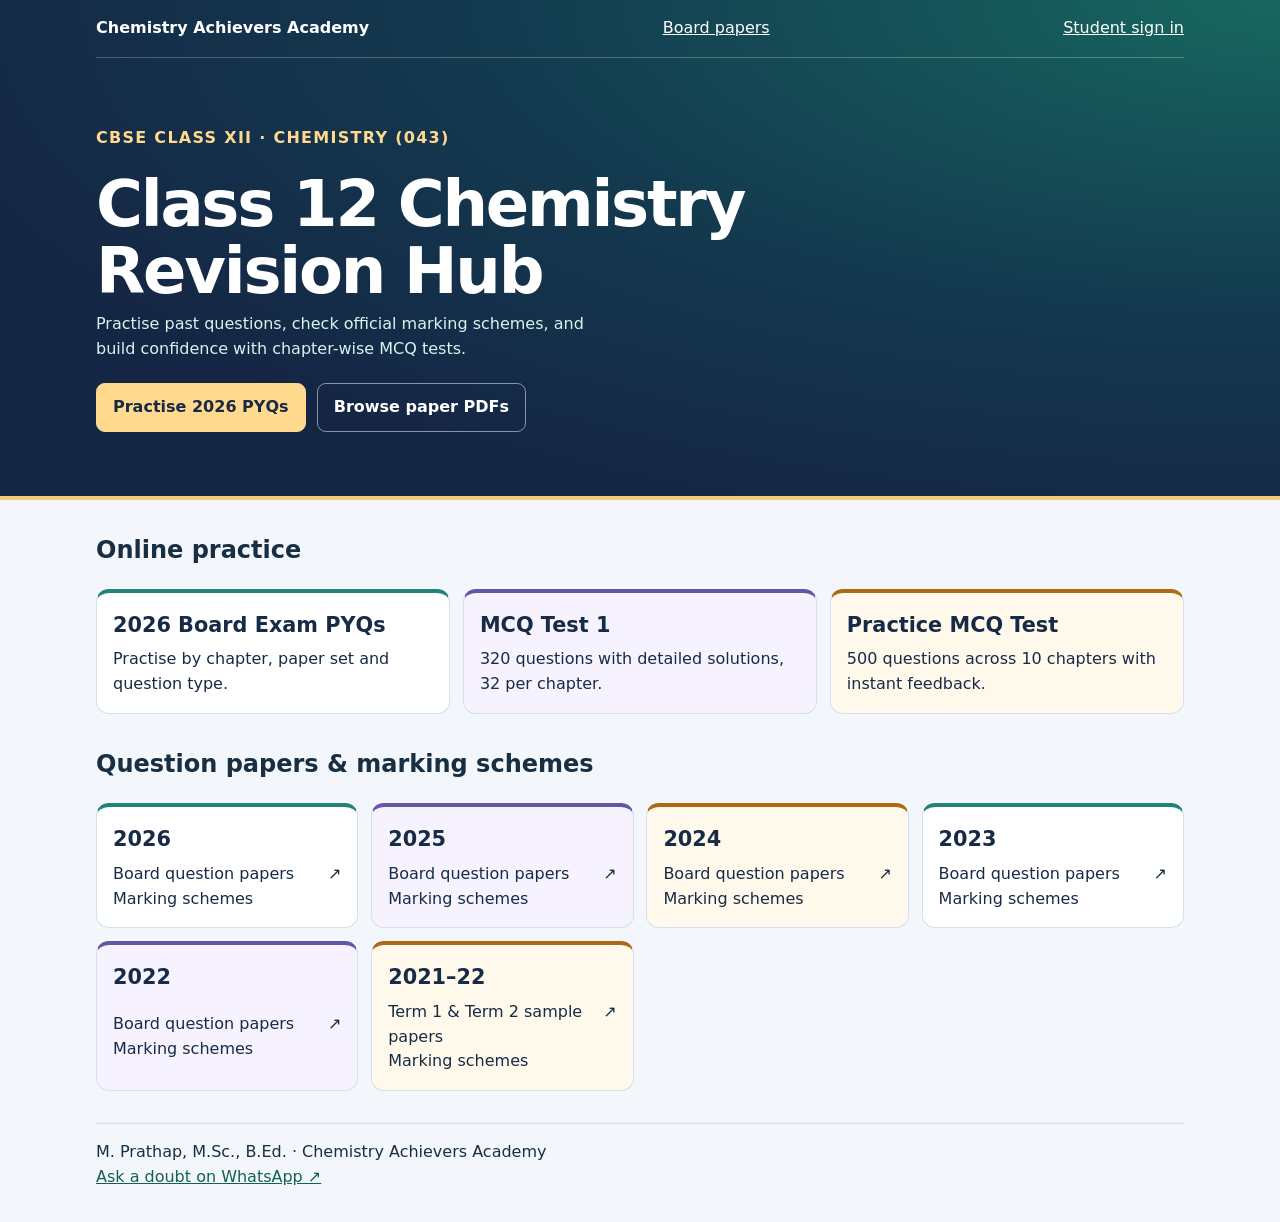
<file: index.html>
<!doctype html>
<html lang="en">
<head>
<meta charset="utf-8">
<meta name="viewport" content="width=device-width, initial-scale=1">
<meta name="description" content="CBSE Class 12 Chemistry board papers, marking schemes and interactive chapter practice.">
<title>CBSE Class 12 Chemistry | Chemistry Achievers Academy</title>
<link rel="stylesheet" href="./site.css">
<script src="./home.js" defer></script>
</head>
<body class="academy-home">
<header><div class="wrap">
<nav aria-label="Academy navigation"><strong>Chemistry Achievers Academy</strong><a href="#board-papers">Board papers</a><a href="./account.html">Student sign in</a></nav>
<div class="academy-hero">
<p>CBSE CLASS XII · CHEMISTRY (043)</p>
<h1>Class 12 Chemistry Revision Hub</h1>
<p>Practise past questions, check official marking schemes, and build confidence with chapter-wise MCQ tests.</p>
<div class="hero-actions"><a href="./board-2026.html">Practise 2026 PYQs</a><a href="#board-papers">Browse paper PDFs</a></div>
</div></div></header>
<main class="wrap">
<section aria-labelledby="practice-heading">
<h2 id="practice-heading">Online practice</h2>
<div class="academy-grid">
<a class="resource-card" href="./board-2026.html"><strong>2026 Board Exam PYQs</strong><span>Practise by chapter, paper set and question type.</span></a>
<a class="resource-card" href="./mcq-test-1.html"><strong>MCQ Test 1</strong><span>320 questions with detailed solutions, 32 per chapter.</span></a>
<a class="resource-card" href="./practice.html"><strong>Practice MCQ Test</strong><span>500 questions across 10 chapters with instant feedback.</span></a>
</div></section>
<section id="board-papers" aria-labelledby="papers-heading">
<h2 id="papers-heading">Question papers &amp; marking schemes</h2>
<div class="academy-grid"><a class="year-card" href="./papers.html"><strong>2026</strong><span>Board question papers<br>Marking schemes</span><span aria-hidden="true">↗</span></a>
<a class="year-card" href="./papers-2025.html"><strong>2025</strong><span>Board question papers<br>Marking schemes</span><span aria-hidden="true">↗</span></a>
<a class="year-card" href="./papers-2024.html"><strong>2024</strong><span>Board question papers<br>Marking schemes</span><span aria-hidden="true">↗</span></a>
<a class="year-card" href="./papers-2023.html"><strong>2023</strong><span>Board question papers<br>Marking schemes</span><span aria-hidden="true">↗</span></a>
<a class="year-card" href="./papers-2022.html"><strong>2022</strong><span>Board question papers<br>Marking schemes</span><span aria-hidden="true">↗</span></a>
<a class="year-card" href="./papers-2021.html"><strong>2021–22</strong><span>Term 1 &amp; Term 2 sample papers<br>Marking schemes</span><span aria-hidden="true">↗</span></a></div>
</section></main>
<footer class="wrap"><p>M. Prathap, M.Sc., B.Ed. · Chemistry Achievers Academy</p><a href="https://wa.me/919677795536">Ask a doubt on WhatsApp ↗</a></footer>
</body></html>
</file>
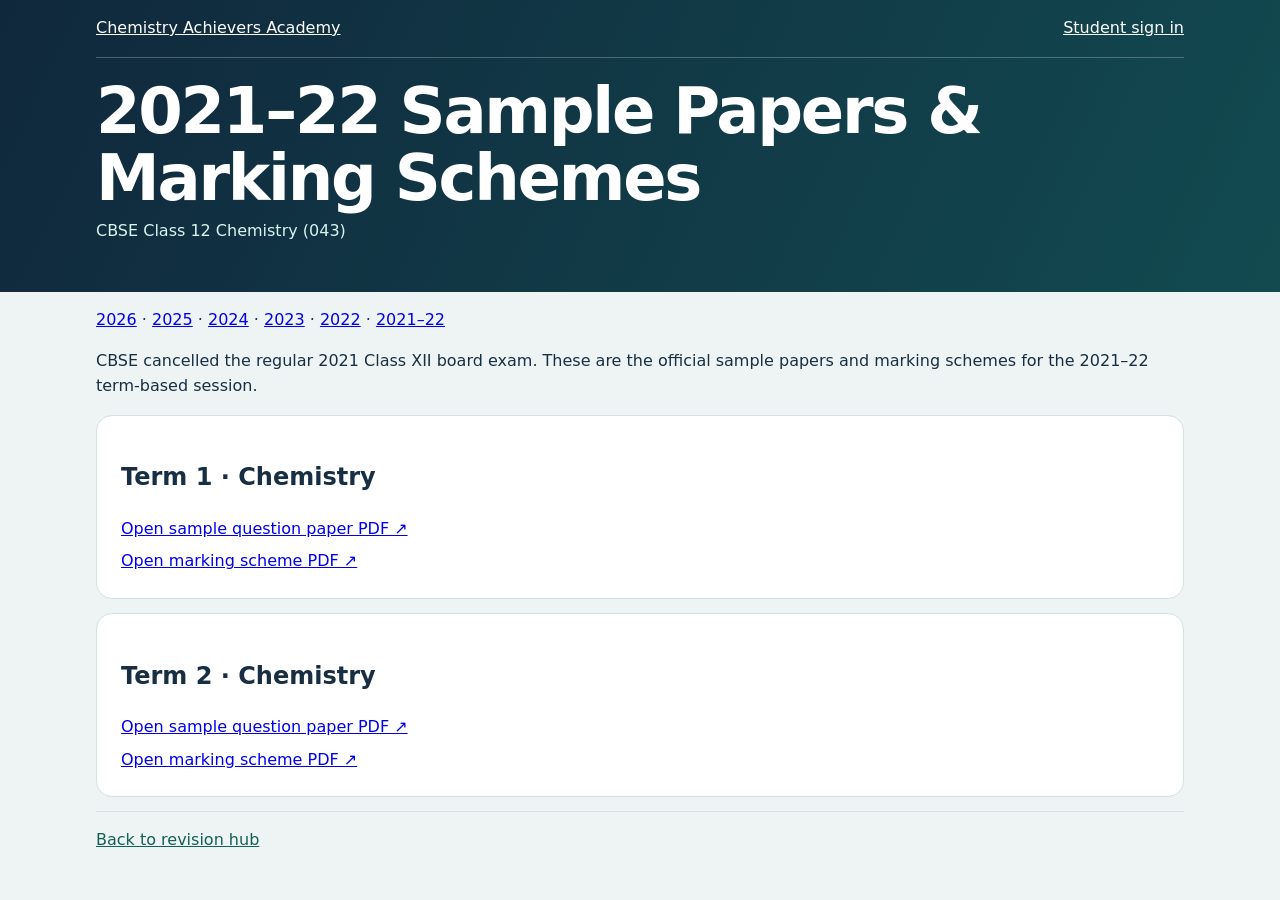
<file: papers-2021.html>
<!doctype html>
<html lang="en">
<head>
<meta charset="utf-8">
<meta name="viewport" content="width=device-width, initial-scale=1">
<title>2021–22 Sample Papers &amp; Marking Schemes | Chemistry Achievers Academy</title>
<link rel="stylesheet" href="./site.css">
</head>
<body>
<header><div class="wrap">
<nav aria-label="Academy links"><a href="./">Chemistry Achievers Academy</a><a href="./account.html">Student sign in</a></nav>
<h1>2021–22 Sample Papers &amp; Marking Schemes</h1>
<p>CBSE Class 12 Chemistry (043)</p>
</div></header>
<main class="wrap">
<nav class="paper-list" aria-label="Paper years"><div class="links"><a href="./papers.html">2026</a> · <a href="./papers-2025.html">2025</a> · <a href="./papers-2024.html">2024</a> · <a href="./papers-2023.html">2023</a> · <a href="./papers-2022.html">2022</a> · <a href="./papers-2021.html" aria-current="page">2021–22</a></div></nav>
<p>CBSE cancelled the regular 2021 Class XII board exam. These are the official sample papers and marking schemes for the 2021–22 term-based session.</p>
<article class="card"><h2>Term 1 · Chemistry</h2><div class="paper-links">
<a href="https://cbseacademic.nic.in/web_material/SQP/ClassXII_2021_22/Chemistry-SQP.pdf">Open sample question paper PDF ↗</a>
<a href="https://cbseacademic.nic.in/web_material/SQP/ClassXII_2021_22/Chemistry-MS.pdf">Open marking scheme PDF ↗</a>
</div></article>
<article class="card"><h2>Term 2 · Chemistry</h2><div class="paper-links">
<a href="https://cbseacademic.nic.in/web_material/SQP/ClassXII_2021_22/Chemistry-SQP_Term2.pdf">Open sample question paper PDF ↗</a>
<a href="https://cbseacademic.nic.in/web_material/SQP/ClassXII_2021_22/Chemistry-MS_Term2.pdf">Open marking scheme PDF ↗</a>
</div></article>
</main>
<footer class="wrap"><a href="./">Back to revision hub</a></footer>
</body>
</html>
</file>
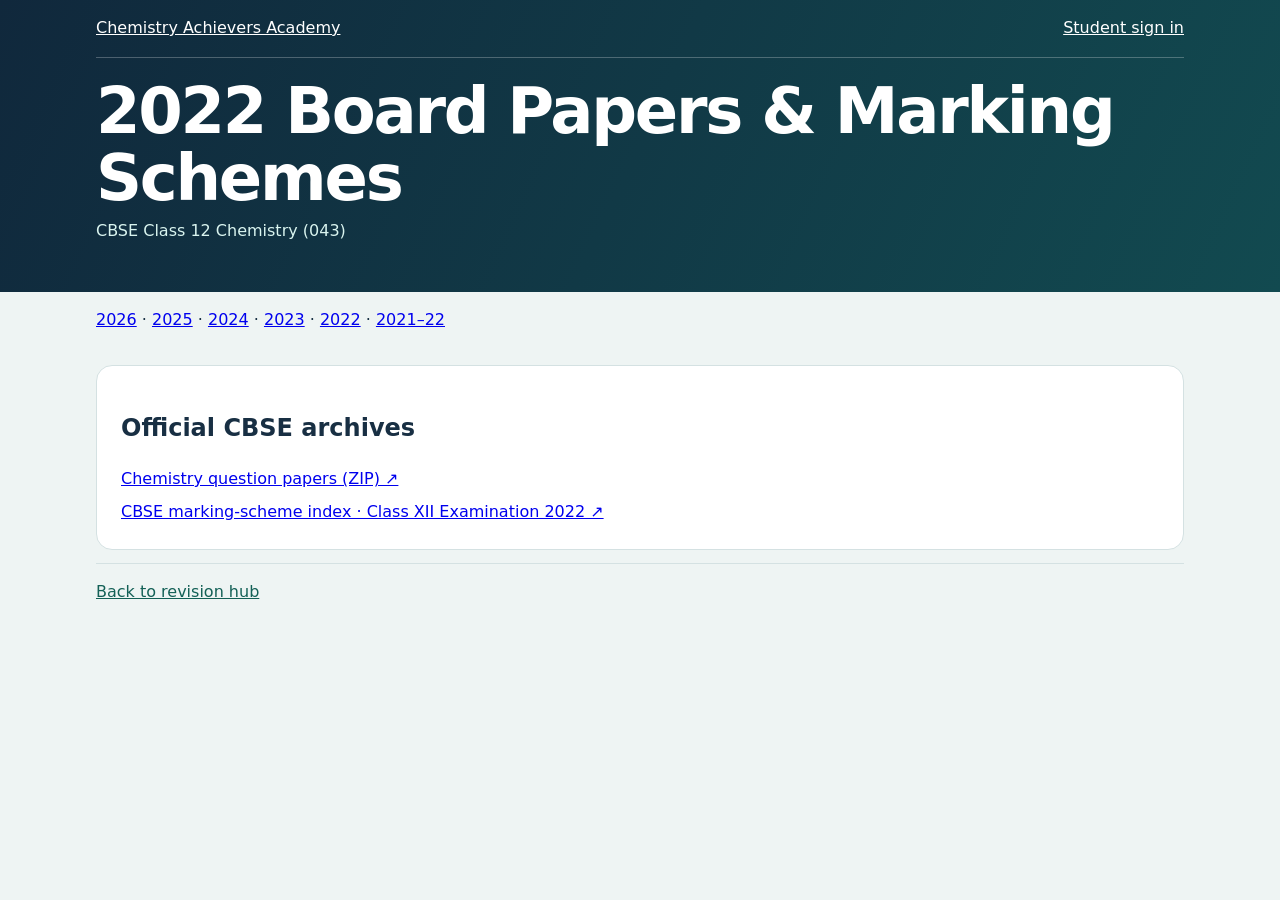
<file: papers-2022.html>
<!doctype html>
<html lang="en">
<head>
<meta charset="utf-8">
<meta name="viewport" content="width=device-width, initial-scale=1">
<title>2022 Board Papers &amp; Marking Schemes | Chemistry Achievers Academy</title>
<link rel="stylesheet" href="./site.css">
</head>
<body>
<header><div class="wrap">
<nav aria-label="Academy links"><a href="./">Chemistry Achievers Academy</a><a href="./account.html">Student sign in</a></nav>
<h1>2022 Board Papers &amp; Marking Schemes</h1>
<p>CBSE Class 12 Chemistry (043)</p>
</div></header>
<main class="wrap">
<nav class="paper-list" aria-label="Paper years"><div class="links"><a href="./papers.html">2026</a> · <a href="./papers-2025.html">2025</a> · <a href="./papers-2024.html">2024</a> · <a href="./papers-2023.html">2023</a> · <a href="./papers-2022.html" aria-current="page">2022</a> · <a href="./papers-2021.html">2021–22</a></div></nav>

<div class="paper-list"><!-- Set cards --></div>
<section class="card"><h2>Official CBSE archives</h2><div class="paper-links">
<a href="https://www.cbse.gov.in/cbsenew/question-paper/2022/XII/Chemistry.zip">Chemistry question papers (ZIP) ↗</a>
<a href="https://www.cbse.gov.in/cbsenew/marking-scheme.html">CBSE marking-scheme index · Class XII Examination 2022 ↗</a>
<!-- Additional archive -->
</div></section>
</main>
<footer class="wrap"><a href="./">Back to revision hub</a></footer>
</body>
</html>
</file>
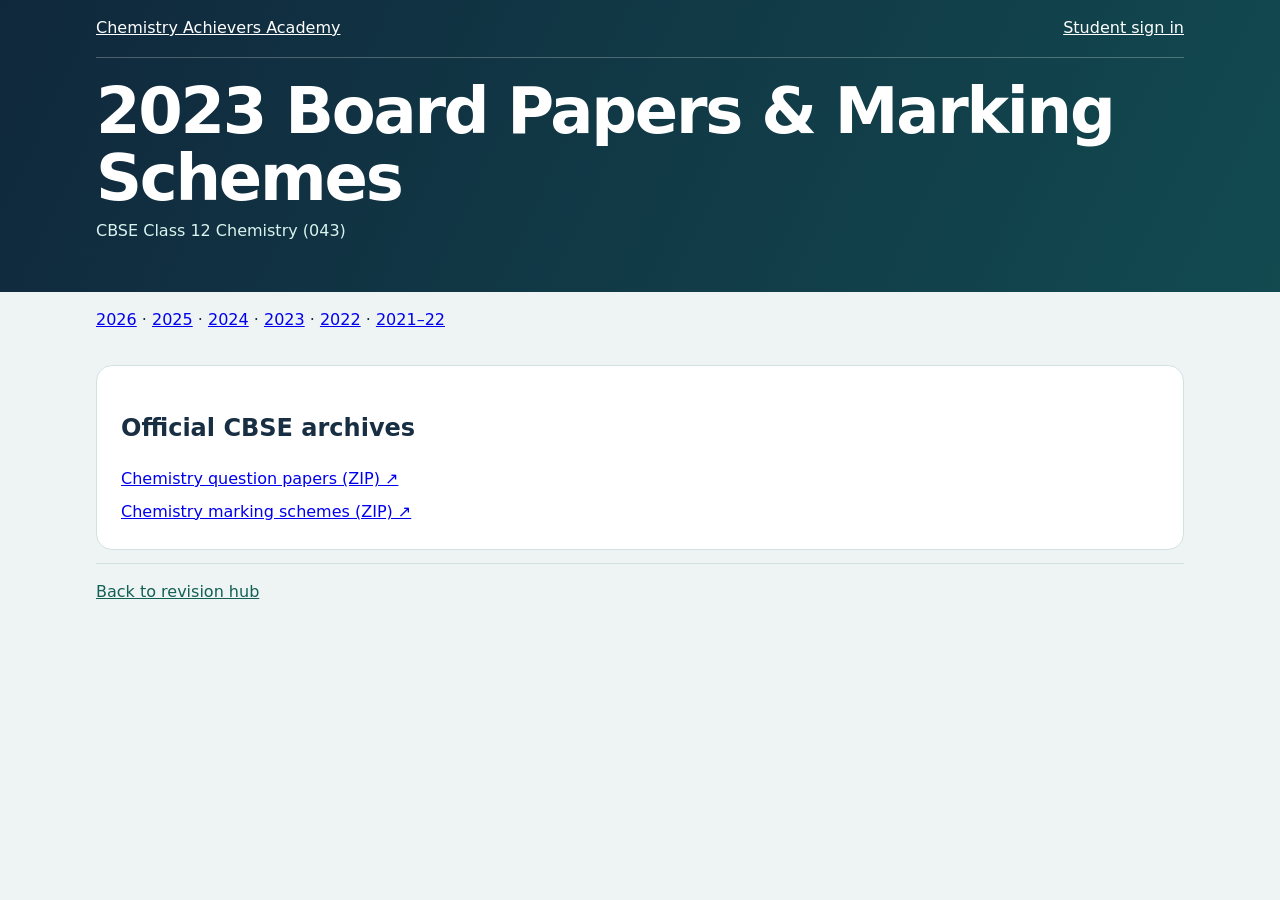
<file: papers-2023.html>
<!doctype html>
<html lang="en">
<head>
<meta charset="utf-8">
<meta name="viewport" content="width=device-width, initial-scale=1">
<title>2023 Board Papers &amp; Marking Schemes | Chemistry Achievers Academy</title>
<link rel="stylesheet" href="./site.css">
</head>
<body>
<header><div class="wrap">
<nav aria-label="Academy links"><a href="./">Chemistry Achievers Academy</a><a href="./account.html">Student sign in</a></nav>
<h1>2023 Board Papers &amp; Marking Schemes</h1>
<p>CBSE Class 12 Chemistry (043)</p>
</div></header>
<main class="wrap">
<nav class="paper-list" aria-label="Paper years"><div class="links"><a href="./papers.html">2026</a> · <a href="./papers-2025.html">2025</a> · <a href="./papers-2024.html">2024</a> · <a href="./papers-2023.html" aria-current="page">2023</a> · <a href="./papers-2022.html">2022</a> · <a href="./papers-2021.html">2021–22</a></div></nav>

<div class="paper-list"><!-- Set cards --></div>
<section class="card"><h2>Official CBSE archives</h2><div class="paper-links">
<a href="https://www.cbse.gov.in/cbsenew/question-paper/2023/XII/CHEMISTRY.zip">Chemistry question papers (ZIP) ↗</a>
<a href="https://www.cbse.gov.in/cbsenew/marking-scheme/2023/XII/Chemistry.zip">Chemistry marking schemes (ZIP) ↗</a>
<!-- Additional archive -->
</div></section>
</main>
<footer class="wrap"><a href="./">Back to revision hub</a></footer>
</body>
</html>
</file>
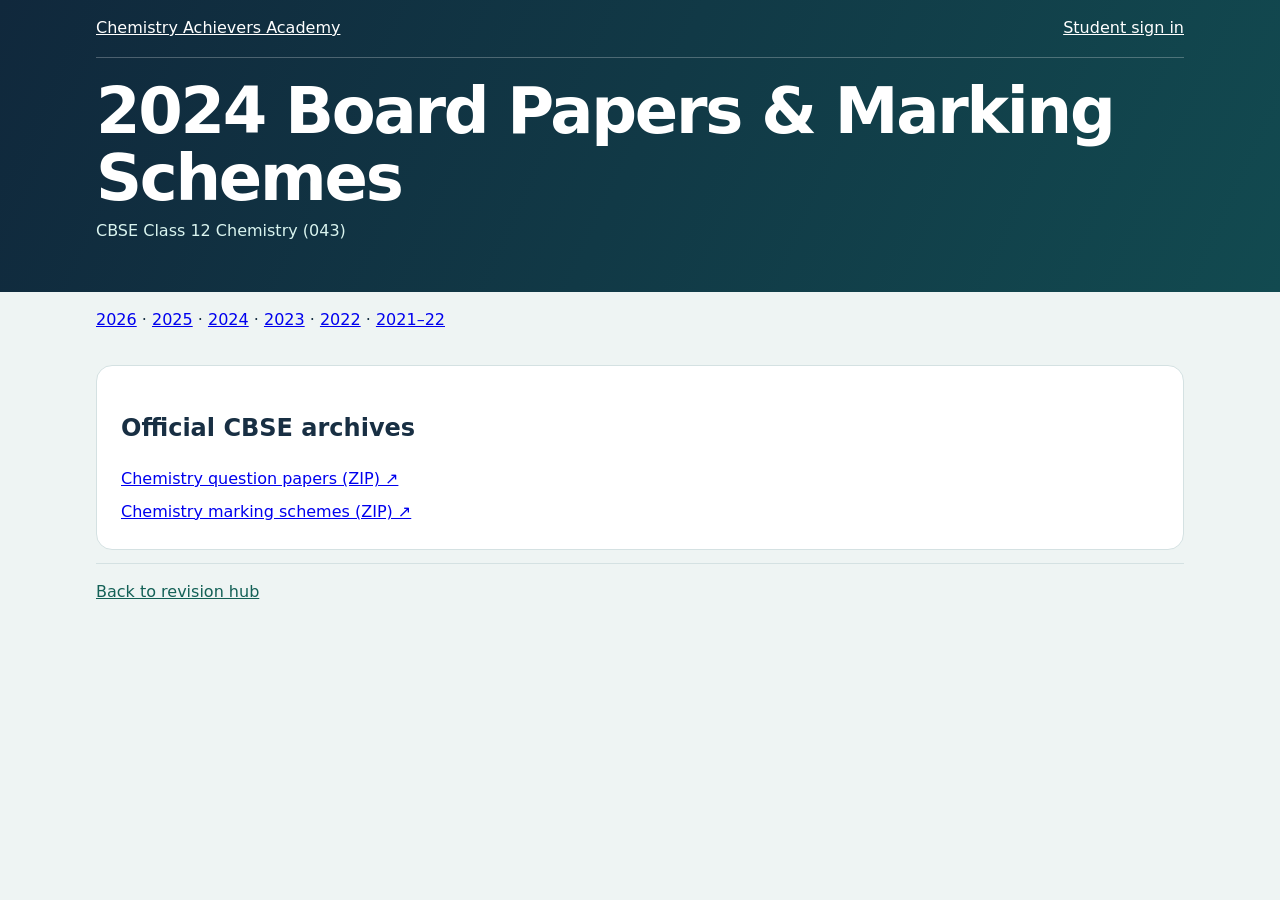
<file: papers-2024.html>
<!doctype html>
<html lang="en">
<head>
<meta charset="utf-8">
<meta name="viewport" content="width=device-width, initial-scale=1">
<title>2024 Board Papers &amp; Marking Schemes | Chemistry Achievers Academy</title>
<link rel="stylesheet" href="./site.css">
</head>
<body>
<header><div class="wrap">
<nav aria-label="Academy links"><a href="./">Chemistry Achievers Academy</a><a href="./account.html">Student sign in</a></nav>
<h1>2024 Board Papers &amp; Marking Schemes</h1>
<p>CBSE Class 12 Chemistry (043)</p>
</div></header>
<main class="wrap">
<nav class="paper-list" aria-label="Paper years"><div class="links"><a href="./papers.html">2026</a> · <a href="./papers-2025.html">2025</a> · <a href="./papers-2024.html" aria-current="page">2024</a> · <a href="./papers-2023.html">2023</a> · <a href="./papers-2022.html">2022</a> · <a href="./papers-2021.html">2021–22</a></div></nav>

<div class="paper-list"><!-- Set cards --></div>
<section class="card"><h2>Official CBSE archives</h2><div class="paper-links">
<a href="https://www.cbse.gov.in/cbsenew/question-paper/2024/XII/CHEMISTRY.zip">Chemistry question papers (ZIP) ↗</a>
<a href="https://www.cbse.gov.in/cbsenew/marking-scheme/2024/XII/Chemistry.zip">Chemistry marking schemes (ZIP) ↗</a>
<!-- Additional archive -->
</div></section>
</main>
<footer class="wrap"><a href="./">Back to revision hub</a></footer>
</body>
</html>
</file>
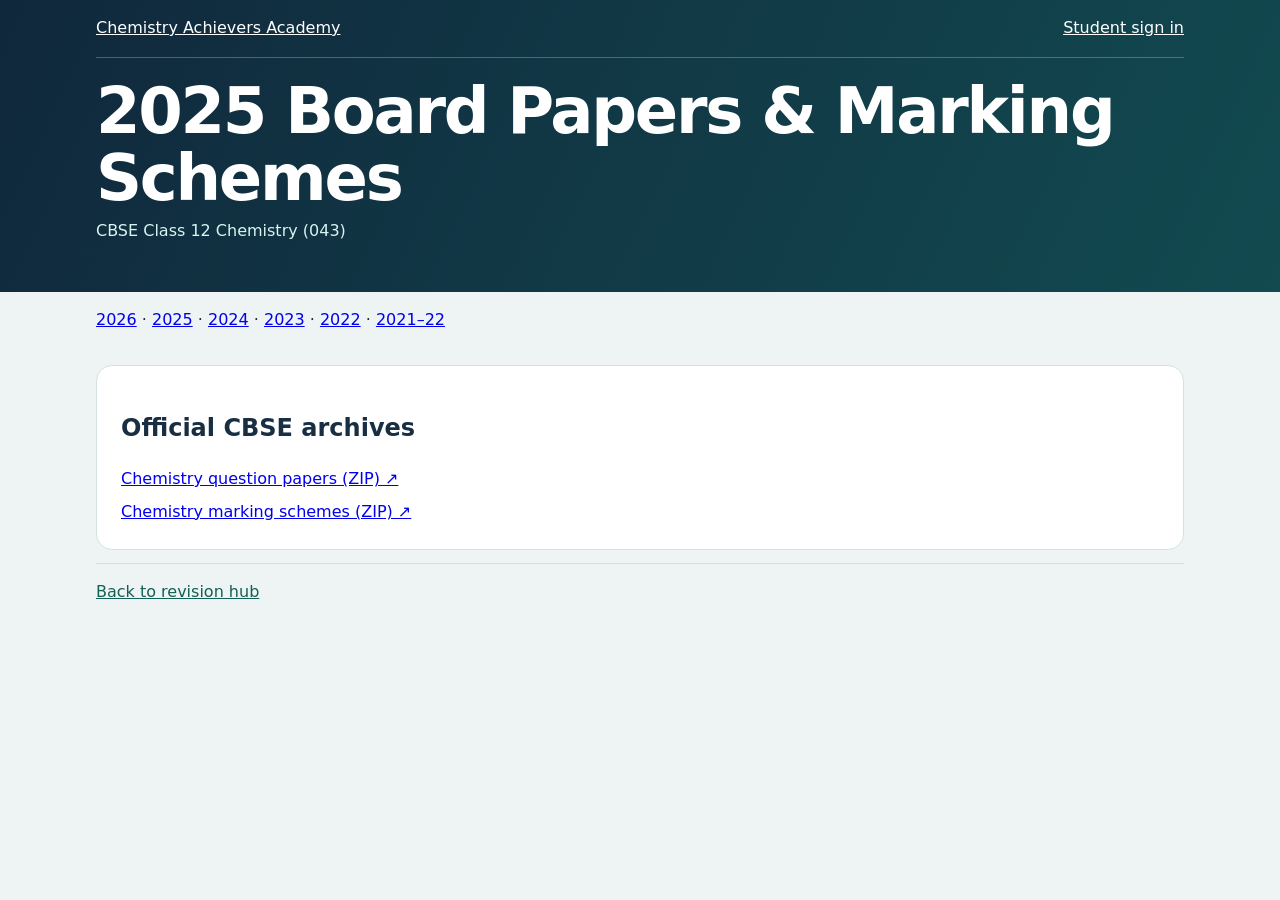
<file: papers-2025.html>
<!doctype html>
<html lang="en">
<head>
<meta charset="utf-8">
<meta name="viewport" content="width=device-width, initial-scale=1">
<title>2025 Board Papers &amp; Marking Schemes | Chemistry Achievers Academy</title>
<link rel="stylesheet" href="./site.css">
</head>
<body>
<header><div class="wrap">
<nav aria-label="Academy links"><a href="./">Chemistry Achievers Academy</a><a href="./account.html">Student sign in</a></nav>
<h1>2025 Board Papers &amp; Marking Schemes</h1>
<p>CBSE Class 12 Chemistry (043)</p>
</div></header>
<main class="wrap">
<nav class="paper-list" aria-label="Paper years"><div class="links"><a href="./papers.html">2026</a> · <a href="./papers-2025.html" aria-current="page">2025</a> · <a href="./papers-2024.html">2024</a> · <a href="./papers-2023.html">2023</a> · <a href="./papers-2022.html">2022</a> · <a href="./papers-2021.html">2021–22</a></div></nav>

<div class="paper-list"><!-- Set cards --></div>
<section class="card"><h2>Official CBSE archives</h2><div class="paper-links">
<a href="https://www.cbse.gov.in/cbsenew/question-paper/2025/XII/CHEMISTRY.zip">Chemistry question papers (ZIP) ↗</a>
<a href="https://www.cbse.gov.in/cbsenew/marking-scheme/2025/XII/Chemistry.zip">Chemistry marking schemes (ZIP) ↗</a>
<!-- Additional archive -->
</div></section>
</main>
<footer class="wrap"><a href="./">Back to revision hub</a></footer>
</body>
</html>
</file>
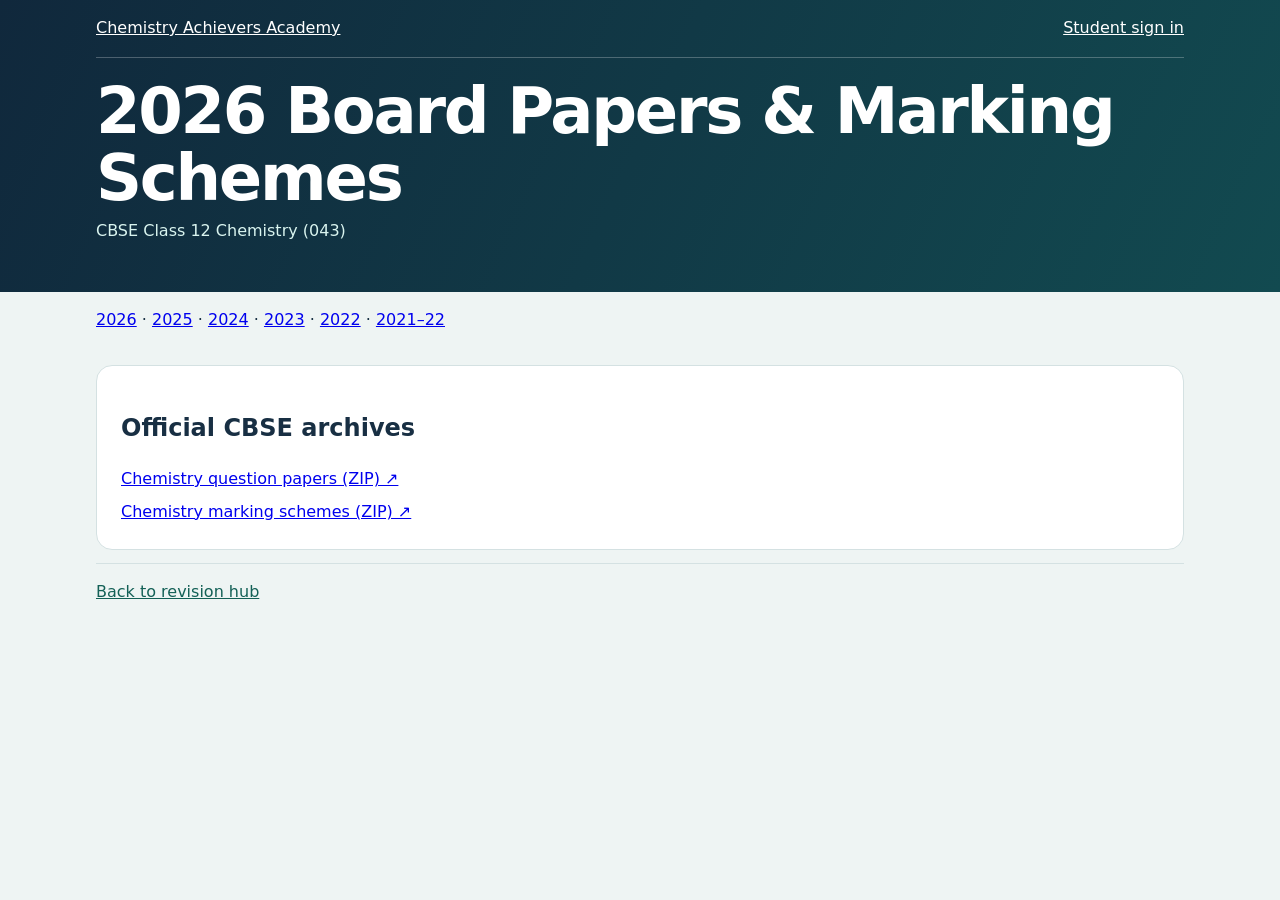
<file: papers.html>
<!doctype html>
<html lang="en">
<head>
<meta charset="utf-8">
<meta name="viewport" content="width=device-width, initial-scale=1">
<title>2026 Board Papers &amp; Marking Schemes | Chemistry Achievers Academy</title>
<link rel="stylesheet" href="./site.css">
</head>
<body>
<header><div class="wrap">
<nav aria-label="Academy links"><a href="./">Chemistry Achievers Academy</a><a href="./account.html">Student sign in</a></nav>
<h1>2026 Board Papers &amp; Marking Schemes</h1>
<p>CBSE Class 12 Chemistry (043)</p>
</div></header>
<main class="wrap">
<nav class="paper-list" aria-label="Paper years"><div class="links"><a href="./papers.html" aria-current="page">2026</a> · <a href="./papers-2025.html">2025</a> · <a href="./papers-2024.html">2024</a> · <a href="./papers-2023.html">2023</a> · <a href="./papers-2022.html">2022</a> · <a href="./papers-2021.html">2021–22</a></div></nav>

<div class="paper-list"><!-- Set cards --></div>
<section class="card"><h2>Official CBSE archives</h2><div class="paper-links">
<a href="https://www.cbse.gov.in/cbsenew/question-paper/2026/XII/Chemistry.zip">Chemistry question papers (ZIP) ↗</a>
<a href="https://www.cbse.gov.in/cbsenew/marking-scheme/2026/XII/Chemistry.zip">Chemistry marking schemes (ZIP) ↗</a>
<!-- Additional archive -->
</div></section>
</main>
<footer class="wrap"><a href="./">Back to revision hub</a></footer>
</body>
</html>
</file>
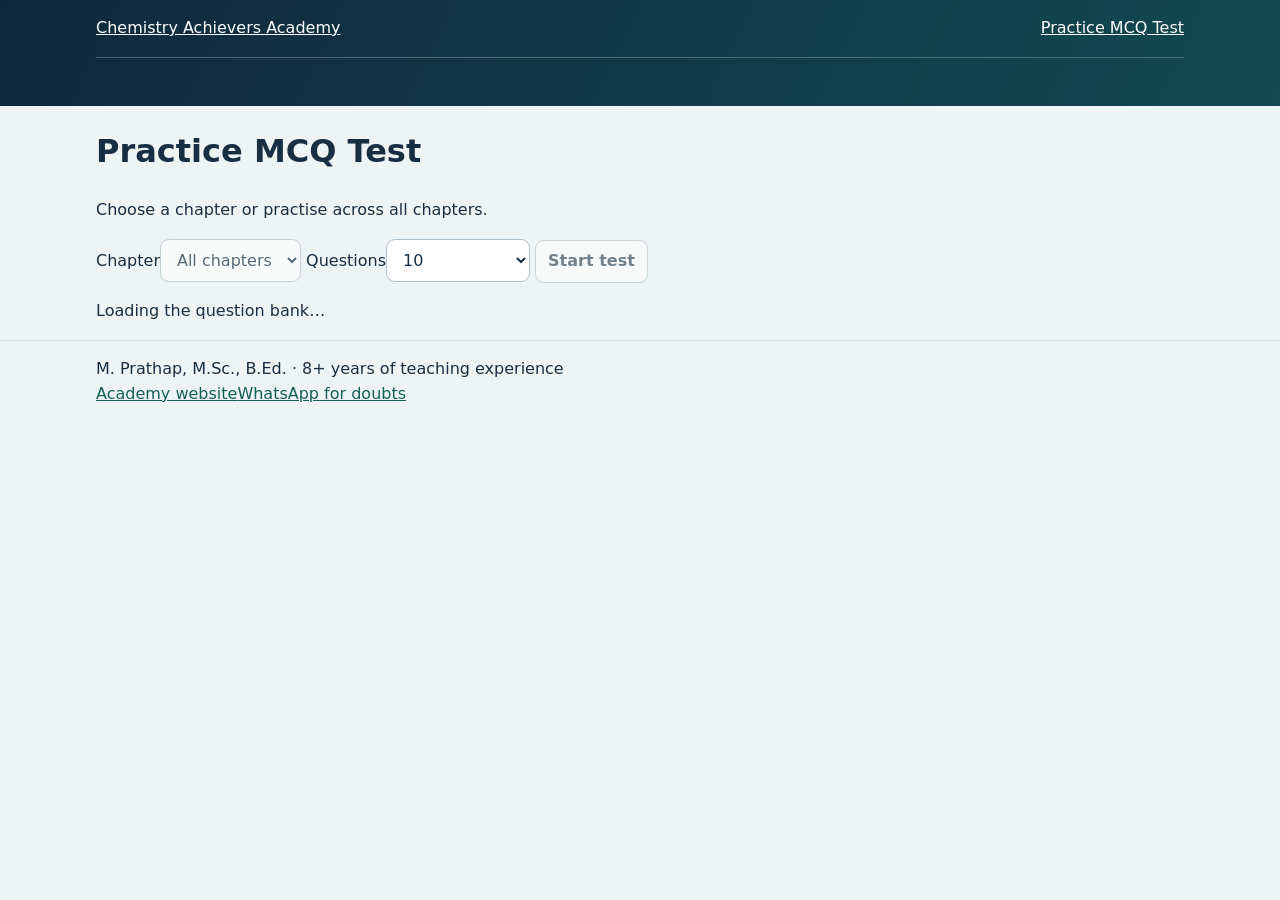
<file: practice.html>
<!doctype html>
<html lang="en">
<head>
<meta charset="utf-8">
<meta name="viewport" content="width=device-width, initial-scale=1">
<meta name="theme-color" content="#102540">
<title>Practice MCQ Test | Chemistry Achievers Academy</title>
<link rel="stylesheet" href="./site.css">
<script src="./practice.js" defer></script>
</head>
<body>
<header class="top"><nav class="wrap" aria-label="Main navigation"><a class="brand" href="./">Chemistry Achievers Academy</a><a href="./practice.html">Practice MCQ Test</a></nav></header>
<main class="wrap quiz">
<h1>Practice MCQ Test</h1>
<p>Choose a chapter or practise across all chapters.</p>
<form id="setup" class="panel">
<div class="controls">
<label>Chapter<select id="chapter" disabled><option value="">All chapters</option></select></label>
<label>Questions<select id="count"><option value="10">10</option><option value="25">25</option><option value="50">50</option><option value="all">All available</option></select></label>
<button id="start" disabled>Start test</button>
</div>
<p id="status" role="status">Loading the question bank…</p>
<noscript>Enable JavaScript to take the test. <a href="./Practice_mcq_test.json" download>Download the questions</a>.</noscript>
</form>
<section id="test" class="panel test" aria-label="Quiz" hidden>
<p class="meta" id="position"></p><progress id="progress" aria-label="Questions answered"></progress>
<form id="question-form">
<fieldset id="choices"><legend id="question" tabindex="-1"></legend><div id="options"></div></fieldset>
<button id="check">Check answer</button>
</form>
<p id="feedback" class="feedback" role="status" hidden></p>
<button id="next" type="button" hidden>Next question</button>
</section>
<section id="result" class="panel test" hidden>
<h2 id="score" tabindex="-1"></h2>
<button id="again" type="button">Choose another test</button>
</section>
</main>
<footer><div class="wrap"><p>M. Prathap, M.Sc., B.Ed. · 8+ years of teaching experience</p><div class="links"><a href="https://chemistryachieversacademy.in">Academy website</a><a href="https://wa.me/919677795536">WhatsApp for doubts</a></div></div></footer>
</body>
</html>
</file>
<file: site.css>
:root{font-family:system-ui,sans-serif;color:#182f43;background:#eef4f3;line-height:1.55;--ink:#10283c;--teal:#136056;--line:#d4e1e2}*{box-sizing:border-box}body{margin:0}.wrap{width:min(68rem,calc(100% - 2rem));margin:auto}header{background:linear-gradient(115deg,#10283c,#124a50);color:#fff;padding-bottom:clamp(1.5rem,5vw,3rem)}header nav{display:flex;flex-wrap:wrap;gap:.5rem 1.25rem;justify-content:space-between;align-items:center;padding:1rem 0;border-bottom:1px solid #ffffff40}header a{color:#fff}header h1{font-size:clamp(2rem,6vw,4rem);margin:1.25rem 0 .45rem;line-height:1.05;letter-spacing:-.035em}header p{margin:0;color:#d9f4ef}.workspace,.card{background:#fff;border:1px solid var(--line);border-radius:1rem;padding:clamp(1rem,3vw,1.5rem)}.workspace{margin:1rem 0 1.5rem;display:grid;gap:.65rem;grid-template-columns:auto minmax(0,1fr) auto minmax(0,1fr) auto;align-items:center}.workspace label{font-weight:700}.progress{grid-column:1/-1}.progress p{margin:.25rem 0}.progress progress{width:100%;accent-color:var(--teal)}button,select{font:inherit;color:inherit;min-height:2.7rem;padding:.45rem .75rem;border:1px solid #adbfca;border-radius:.55rem;background:#fff}button{cursor:pointer;font-weight:650}button:disabled{opacity:.58;cursor:default}button:focus-visible,select:focus-visible,a:focus-visible{outline:3px solid #16709a;outline-offset:3px}.list-head,.card-top,.card-actions,.pagination{display:flex;align-items:center;justify-content:space-between;gap:.65rem;flex-wrap:wrap}.list-head{margin-bottom:.75rem}.list-head h2,.list-head p,.card-top p{margin:0}.list-head p,.card-top p{color:#456278}.card{margin-bottom:.85rem;scroll-margin-top:1rem}.card h3{margin:.7rem 0;white-space:pre-wrap;overflow-wrap:anywhere;font-size:1.15rem}.options{display:grid;grid-template-columns:repeat(auto-fit,minmax(min(100%,18rem),1fr));gap:.5rem;margin-bottom:.8rem}.option{text-align:left;white-space:pre-wrap;overflow-wrap:anywhere}.option:not(:disabled):hover{background:#eef7f6}.option.correct{background:#e2f5e8;border-color:#27723e;color:#194c2a;opacity:1}.option.wrong{background:#ffeded;border-color:#a64444;color:#792b2b;opacity:1}.primary{background:var(--teal);color:white;border-color:transparent}.star[aria-pressed=true]{background:#fff2cf;border-color:#b6811a}.feedback{border-left:.25rem solid var(--teal);padding:.65rem .85rem;background:#edf8f6;white-space:pre-wrap;overflow-wrap:anywhere}.pagination{padding:.5rem 0 1.25rem}footer{border-top:1px solid var(--line);padding:1rem 0 2rem}footer p{margin:0}footer a{color:var(--teal)}[hidden]{display:none!important}@media(max-width:52rem){.workspace{grid-template-columns:1fr 1fr}.workspace label{grid-row:1}.workspace label:nth-of-type(1),#chapter{grid-column:1}.workspace label:nth-of-type(2),#status-filter{grid-column:2}.workspace select{grid-row:2;width:100%}}
.section-nav{justify-content:flex-start;gap:.6rem;border-bottom:0;padding-bottom:0}.section-nav a{display:inline-block;padding:.45rem .75rem;border:1px solid #ffffff70;border-radius:.5rem;text-decoration:none;font-weight:700}.section-nav [aria-current=page]{background:#fff;color:#10283c}.card img,.card svg{max-width:100%;vertical-align:middle}.card img{height:auto}.card h3{font-weight:650}

.board-filters{margin-top:-.75rem}.paper-list{display:grid;gap:.8rem;margin:1rem 0}.paper-list .card{margin:0}.paper-list h2{margin-top:0}.paper-links{display:grid;gap:.5rem;justify-items:start}.card-actions a{font-weight:650;color:var(--teal)}

.account{max-width:36rem;padding-top:1rem}.account form{display:grid;gap:.5rem;margin-top:1rem}.account input{font:inherit;padding:.6rem;border:1px solid #adbfca;border-radius:.5rem;width:100%}.account h2{margin-top:0}

.history-table{overflow:auto;margin:1rem 0}.history-table table{border-collapse:collapse;width:100%;font-size:.9rem}.history-table th,.history-table td{padding:.5rem;text-align:left;border-bottom:1px solid var(--line)}

.mcq-test-one header{background:linear-gradient(115deg,#172448,#16475d)}.mcq-test-one .card{border-inline-start:4px solid #27878a}.mcq-test-one .card-top p{color:#314c7a;font-weight:700}.mcq-test-one .section-nav [aria-current=page]{background:#ffe6a8;color:#192a48}.test-one-filters{margin-top:-.75rem;grid-template-columns:max-content minmax(0,16rem)}

.academy-home{background:#f3f7fb}.academy-home header{background:radial-gradient(ellipse at top right,#17675f,#13394f 45%,#152644 78%);border-bottom:4px solid #f5cc76}.academy-hero{padding:clamp(1.5rem,6vw,4.25rem) 0 1rem}.academy-hero>p:first-child{color:#ffda8e;font-weight:750;letter-spacing:.08em}.academy-hero h1{max-width:15ch}.academy-hero p{max-width:49ch}.hero-actions{display:flex;gap:.7rem;flex-wrap:wrap;margin-top:1.3rem}.hero-actions a{padding:.7rem 1rem;border:1px solid #ffffff80;border-radius:.55rem;font-weight:750;text-decoration:none}.hero-actions a:first-child{background:#ffda8e;border-color:#ffda8e;color:#172944}.academy-home main section{margin:2rem 0}.academy-grid{display:grid;grid-template-columns:repeat(auto-fit,minmax(min(100%,16rem),1fr));gap:.8rem}.resource-card,.year-card{display:grid;gap:.4rem;padding:1rem;border:1px solid #d3e0ed;border-top:4px solid #20847b;border-radius:.8rem;background:white;color:#172b46;text-decoration:none}.academy-grid a:nth-child(3n+2){border-top-color:#6555a7;background:#f6f3ff}.academy-grid a:nth-child(3n){border-top-color:#ad6a16;background:#fff9ec}.academy-grid a:hover strong{text-decoration:underline}.resource-card strong,.year-card strong{font-size:1.3rem}.year-card{grid-template-columns:1fr auto}.year-card strong{grid-column:1/-1}
</file>
